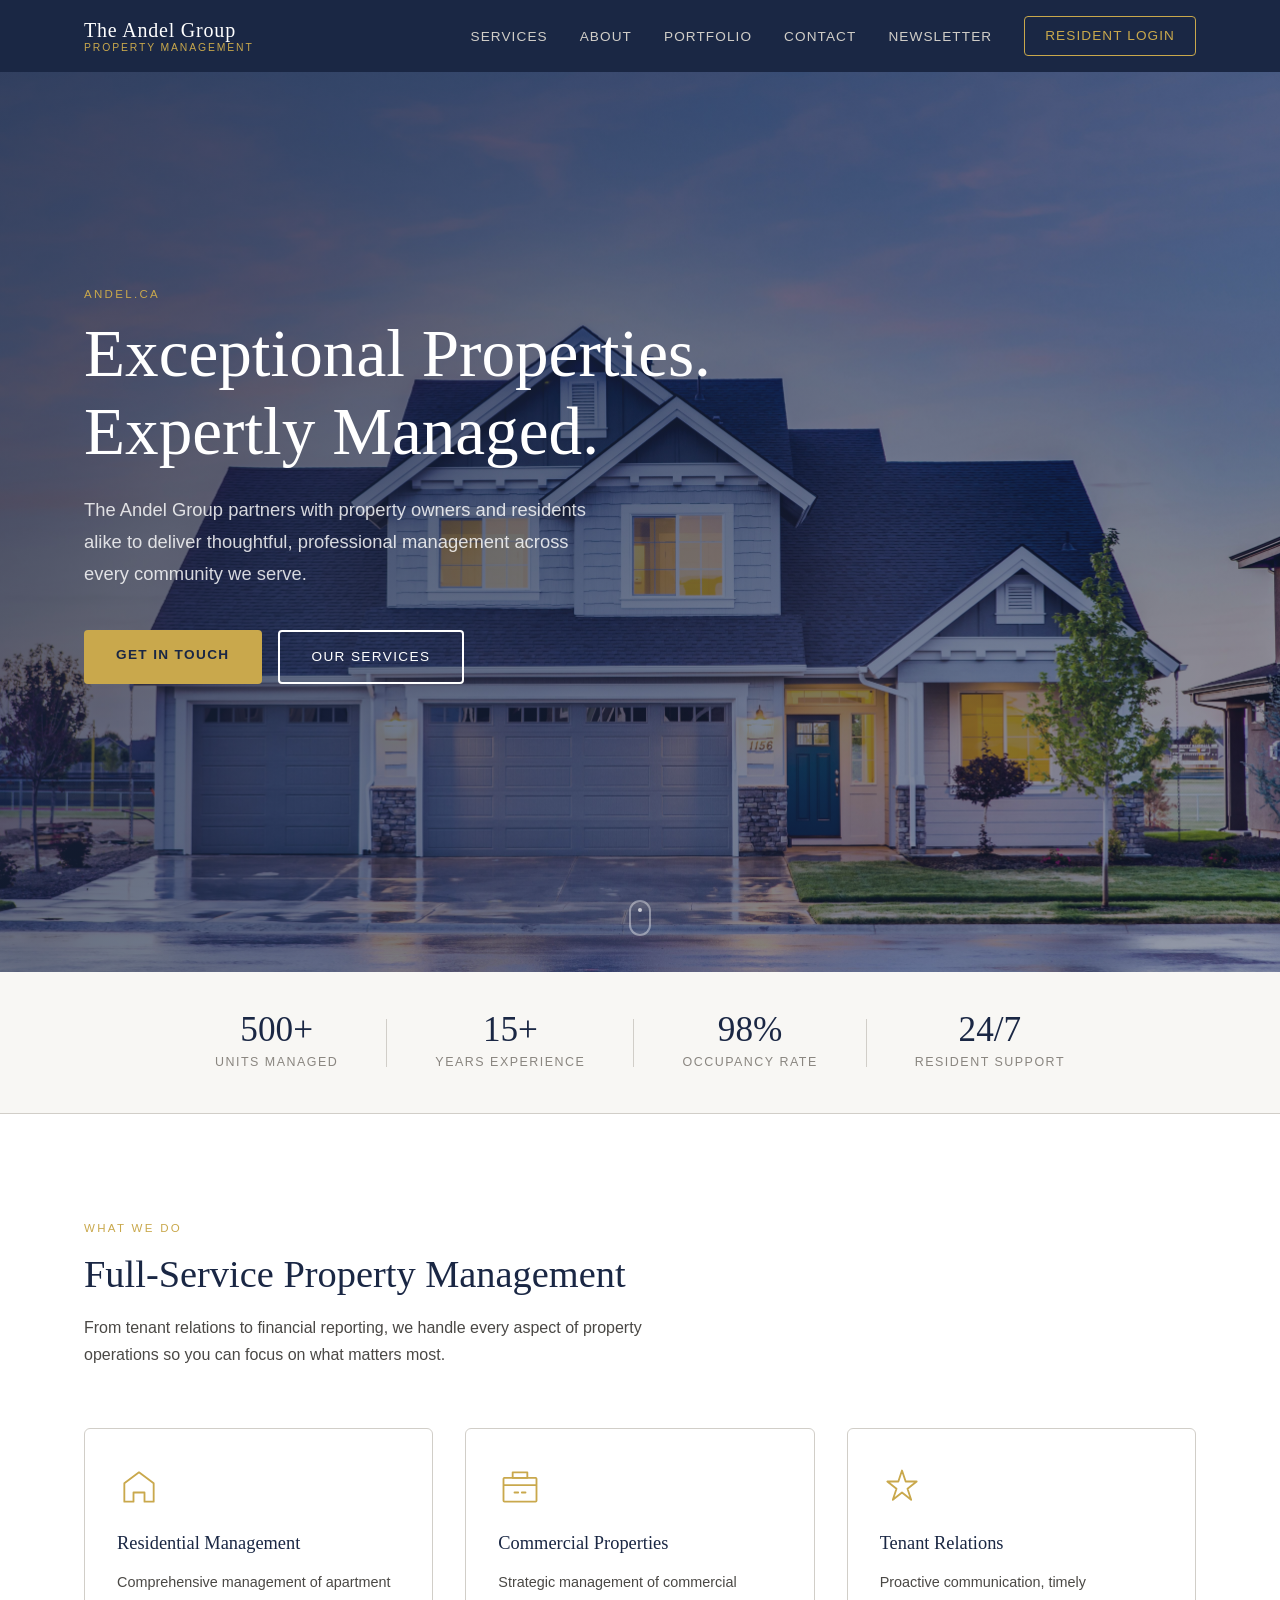
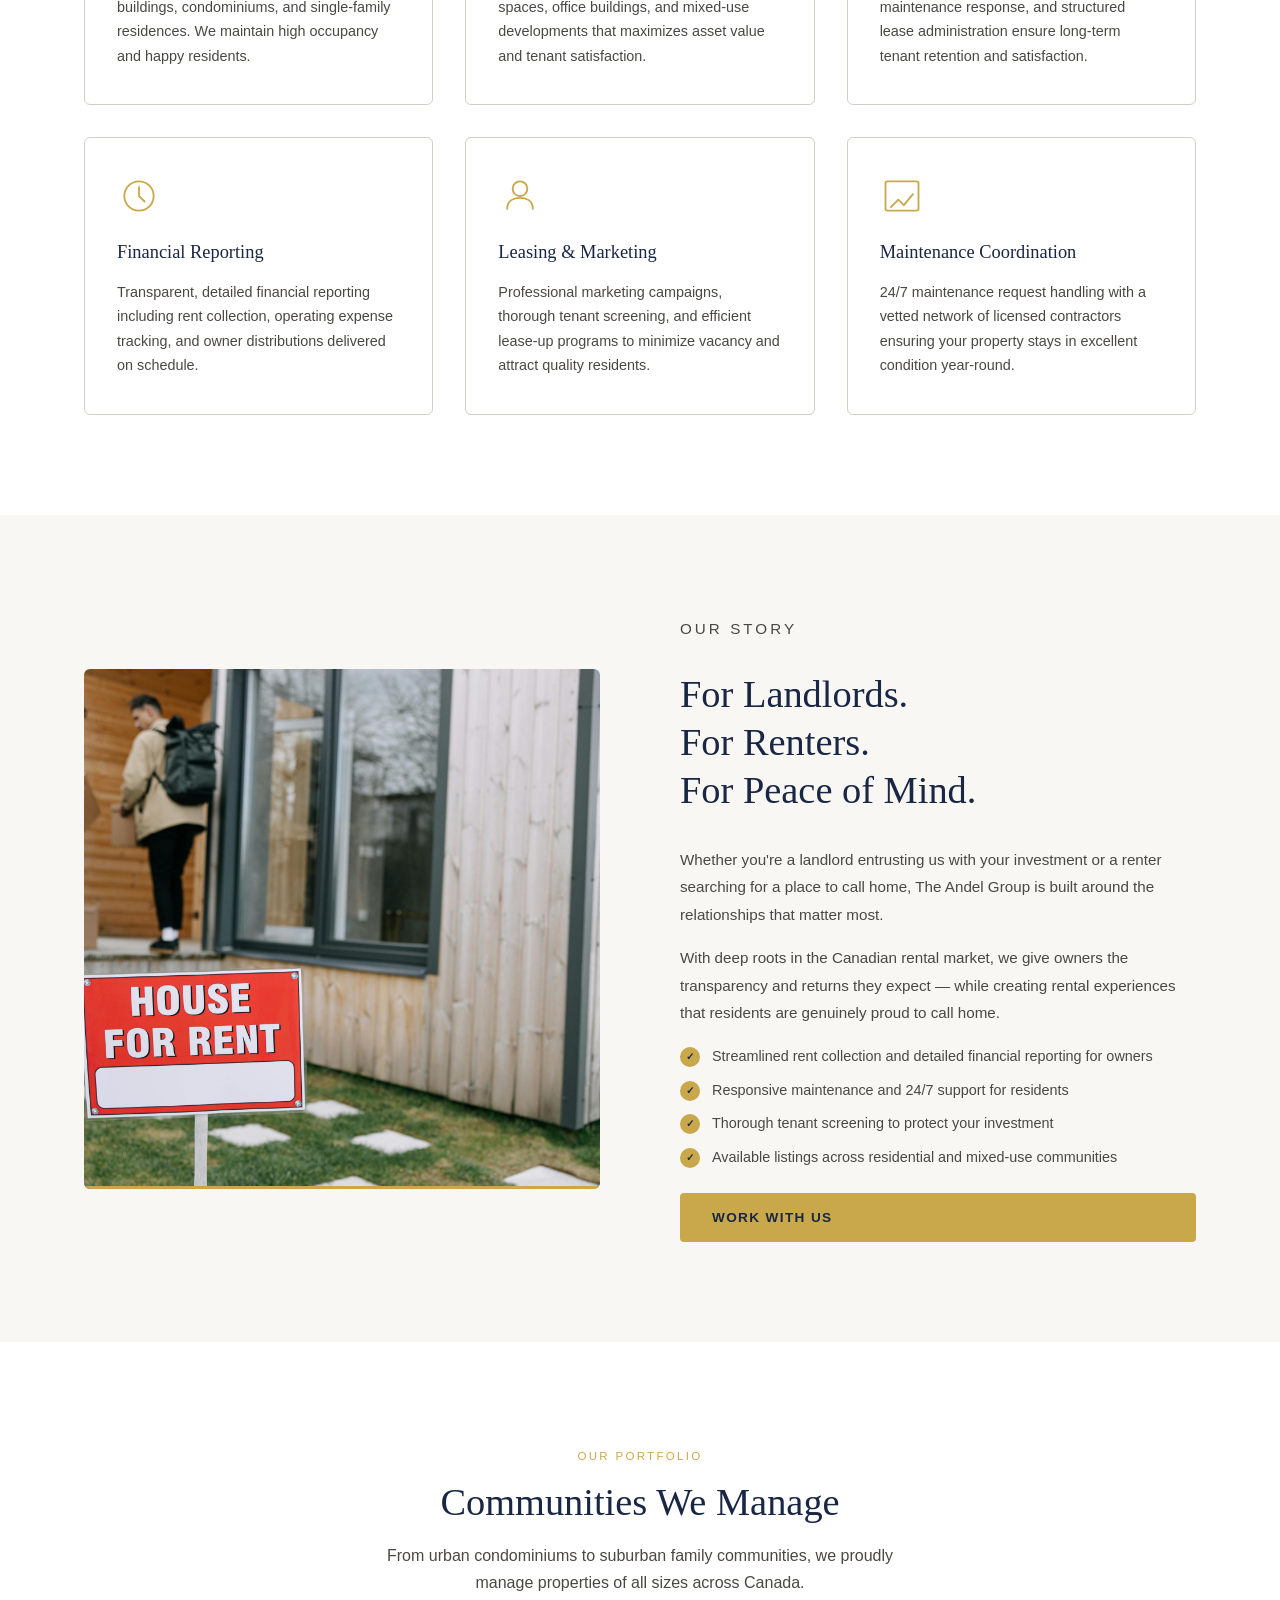
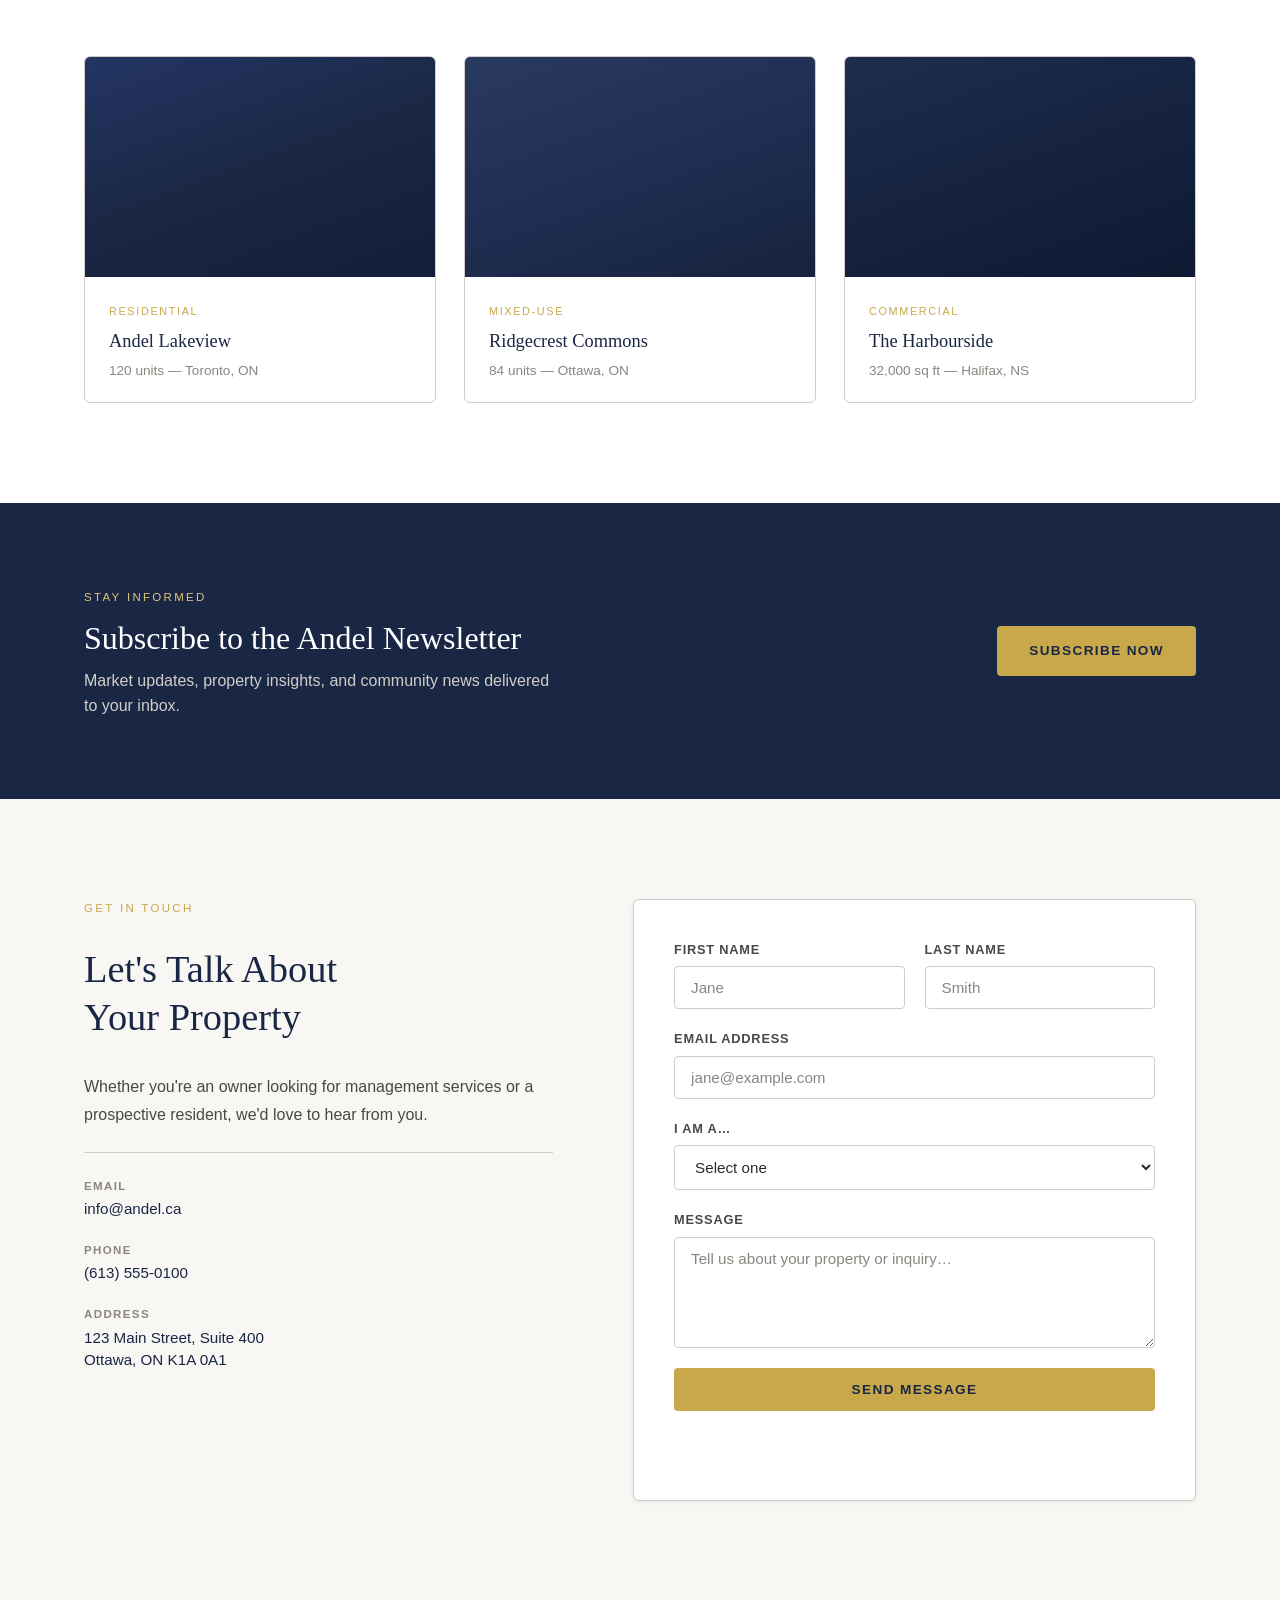
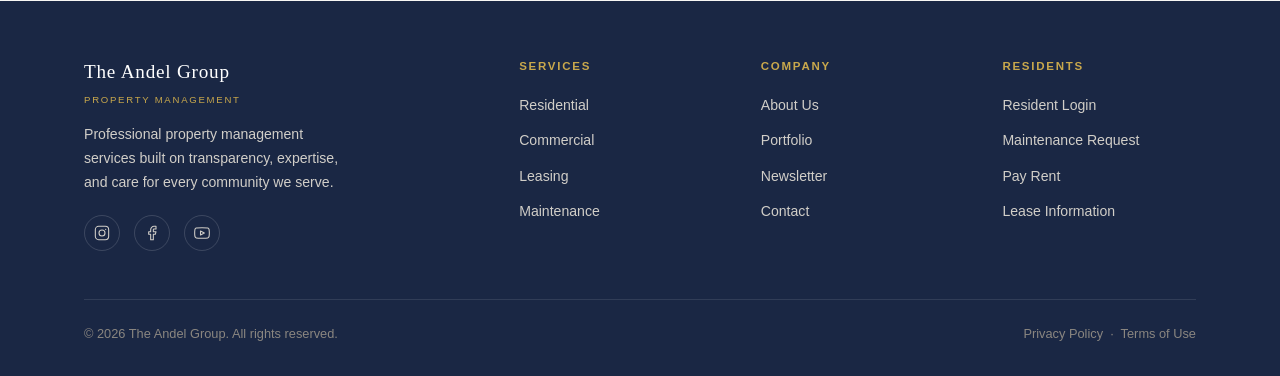
<file: static/index.html>
<!DOCTYPE html>
<html lang="en">
<head>
  <meta charset="UTF-8" />
  <meta name="viewport" content="width=device-width, initial-scale=1.0" />
  <title>The Andel Group — Property Management</title>
  <meta name="description" content="The Andel Group delivers professional property management services across Canada. We protect your investment and provide residents with the homes they deserve." />
  <link rel="stylesheet" href="css/styles.css" />
  <link rel="stylesheet" href="css/index.css" />
</head>
<body class="page-body">

  <!-- Navigation -->
  <nav class="site-nav" aria-label="Main navigation">
    <div class="nav-inner">
      <a href="index.html" class="nav-logo" aria-label="The Andel Group home">
        <span class="logo-name">The Andel Group</span>
        <span class="logo-tagline">Property Management</span>
      </a>
      <ul class="nav-links">
        <li><a href="#services">Services</a></li>
        <li><a href="#about">About</a></li>
        <li><a href="#portfolio">Portfolio</a></li>
        <li><a href="#contact">Contact</a></li>
        <li><a href="newsletter.html">Newsletter</a></li>
        <li><a href="login.html" class="btn-nav">Resident Login</a></li>
      </ul>
    </div>
  </nav>

  <!-- Hero -->
  <section class="hero" aria-labelledby="hero-heading">
    <div class="hero-bg" aria-hidden="true"></div>
    <div class="container hero-content">
      <p class="section-label">andel.ca</p>
      <h1 id="hero-heading">
        Exceptional Properties.<br />
        Expertly Managed.
      </h1>
      <p class="hero-sub">
        The Andel Group partners with property owners and residents alike to deliver
        thoughtful, professional management across every community we serve.
      </p>
      <div class="hero-actions">
        <a href="#contact" class="btn btn-primary">Get in Touch</a>
        <a href="#services" class="btn btn-outline">Our Services</a>
      </div>
    </div>
    <div class="hero-scroll" aria-hidden="true">
      <span></span>
    </div>
  </section>

  <!-- Stats bar -->
  <section class="stats-bar" aria-label="Key statistics">
    <div class="container stats-inner">
      <div class="stat">
        <strong>500+</strong>
        <span>Units Managed</span>
      </div>
      <div class="stat-divider" aria-hidden="true"></div>
      <div class="stat">
        <strong>15+</strong>
        <span>Years Experience</span>
      </div>
      <div class="stat-divider" aria-hidden="true"></div>
      <div class="stat">
        <strong>98%</strong>
        <span>Occupancy Rate</span>
      </div>
      <div class="stat-divider" aria-hidden="true"></div>
      <div class="stat">
        <strong>24/7</strong>
        <span>Resident Support</span>
      </div>
    </div>
  </section>

  <!-- Services -->
  <section class="section-services" id="services" aria-labelledby="services-heading">
    <div class="container">
      <div class="section-header">
        <p class="section-label">What We Do</p>
        <h2 class="section-title" id="services-heading">Full-Service Property Management</h2>
        <p class="section-subtitle">
          From tenant relations to financial reporting, we handle every aspect of property
          operations so you can focus on what matters most.
        </p>
      </div>

      <div class="services-grid">
        <article class="service-card">
          <div class="service-icon" aria-hidden="true">
            <svg viewBox="0 0 48 48" fill="none" xmlns="http://www.w3.org/2000/svg">
              <path d="M8 20L24 8L40 20V40H30V30H18V40H8V20Z" stroke="currentColor" stroke-width="2" stroke-linejoin="round"/>
            </svg>
          </div>
          <h3>Residential Management</h3>
          <p>Comprehensive management of apartment buildings, condominiums, and single-family residences. We maintain high occupancy and happy residents.</p>
        </article>

        <article class="service-card">
          <div class="service-icon" aria-hidden="true">
            <svg viewBox="0 0 48 48" fill="none" xmlns="http://www.w3.org/2000/svg">
              <rect x="6" y="14" width="36" height="26" rx="1" stroke="currentColor" stroke-width="2"/>
              <path d="M6 22H42" stroke="currentColor" stroke-width="2"/>
              <path d="M16 8H32V14H16V8Z" stroke="currentColor" stroke-width="2" stroke-linejoin="round"/>
              <path d="M18 30H22" stroke="currentColor" stroke-width="2" stroke-linecap="round"/>
              <path d="M26 30H30" stroke="currentColor" stroke-width="2" stroke-linecap="round"/>
            </svg>
          </div>
          <h3>Commercial Properties</h3>
          <p>Strategic management of commercial spaces, office buildings, and mixed-use developments that maximizes asset value and tenant satisfaction.</p>
        </article>

        <article class="service-card">
          <div class="service-icon" aria-hidden="true">
            <svg viewBox="0 0 48 48" fill="none" xmlns="http://www.w3.org/2000/svg">
              <path d="M24 6L28 18H40L30 26L34 38L24 30L14 38L18 26L8 18H20L24 6Z" stroke="currentColor" stroke-width="2" stroke-linejoin="round"/>
            </svg>
          </div>
          <h3>Tenant Relations</h3>
          <p>Proactive communication, timely maintenance response, and structured lease administration ensure long-term tenant retention and satisfaction.</p>
        </article>

        <article class="service-card">
          <div class="service-icon" aria-hidden="true">
            <svg viewBox="0 0 48 48" fill="none" xmlns="http://www.w3.org/2000/svg">
              <circle cx="24" cy="24" r="16" stroke="currentColor" stroke-width="2"/>
              <path d="M24 14V24L30 30" stroke="currentColor" stroke-width="2" stroke-linecap="round" stroke-linejoin="round"/>
            </svg>
          </div>
          <h3>Financial Reporting</h3>
          <p>Transparent, detailed financial reporting including rent collection, operating expense tracking, and owner distributions delivered on schedule.</p>
        </article>

        <article class="service-card">
          <div class="service-icon" aria-hidden="true">
            <svg viewBox="0 0 48 48" fill="none" xmlns="http://www.w3.org/2000/svg">
              <path d="M10 38C10 30 16 26 24 26C32 26 38 30 38 38" stroke="currentColor" stroke-width="2" stroke-linecap="round"/>
              <circle cx="24" cy="16" r="8" stroke="currentColor" stroke-width="2"/>
            </svg>
          </div>
          <h3>Leasing & Marketing</h3>
          <p>Professional marketing campaigns, thorough tenant screening, and efficient lease-up programs to minimize vacancy and attract quality residents.</p>
        </article>

        <article class="service-card">
          <div class="service-icon" aria-hidden="true">
            <svg viewBox="0 0 48 48" fill="none" xmlns="http://www.w3.org/2000/svg">
              <path d="M12 36L20 28L26 34L36 22" stroke="currentColor" stroke-width="2" stroke-linecap="round" stroke-linejoin="round"/>
              <rect x="6" y="8" width="36" height="32" rx="2" stroke="currentColor" stroke-width="2"/>
            </svg>
          </div>
          <h3>Maintenance Coordination</h3>
          <p>24/7 maintenance request handling with a vetted network of licensed contractors ensuring your property stays in excellent condition year-round.</p>
        </article>
      </div>
    </div>
  </section>

  <!-- About -->
  <section class="section-about" id="about" aria-labelledby="about-heading">
    <div class="container about-grid">
      <div class="about-image-col">
        <div class="about-image-block">
          <img
            src="assets/pexels-ivan-s-8962254.jpg"
            alt="Prospective renters arriving at a house for rent managed by The Andel Group"
            loading="lazy"
          />
          <div class="about-image-accent"></div>
        </div>
      </div>
      <div class="about-text-col">
        <p class="section-label">Our Story</p>
        <h2 class="section-title" id="about-heading">For Landlords.<br />For Renters.<br />For Peace of Mind.</h2>
        <p>
          Whether you're a landlord entrusting us with your investment or a renter
          searching for a place to call home, The Andel Group is built around the
          relationships that matter most.
        </p>
        <p>
          With deep roots in the Canadian rental market, we give owners the transparency
          and returns they expect — while creating rental experiences that residents
          are genuinely proud to call home.
        </p>
        <ul class="about-list">
          <li>
            <span class="check" aria-hidden="true">&#10003;</span>
            Streamlined rent collection and detailed financial reporting for owners
          </li>
          <li>
            <span class="check" aria-hidden="true">&#10003;</span>
            Responsive maintenance and 24/7 support for residents
          </li>
          <li>
            <span class="check" aria-hidden="true">&#10003;</span>
            Thorough tenant screening to protect your investment
          </li>
          <li>
            <span class="check" aria-hidden="true">&#10003;</span>
            Available listings across residential and mixed-use communities
          </li>
        </ul>
        <a href="#contact" class="btn btn-primary" style="margin-top: 8px;">Work With Us</a>
      </div>
    </div>
  </section>

  <!-- Portfolio / Properties -->
  <section class="section-portfolio" id="portfolio" aria-labelledby="portfolio-heading">
    <div class="container">
      <div class="section-header centered">
        <p class="section-label">Our Portfolio</p>
        <h2 class="section-title" id="portfolio-heading">Communities We Manage</h2>
        <p class="section-subtitle">
          From urban condominiums to suburban family communities, we proudly manage
          properties of all sizes across Canada.
        </p>
      </div>

      <div class="portfolio-grid">
        <article class="property-card">
          <div class="property-image placeholder-img" role="img" aria-label="Andel Lakeview property exterior"></div>
          <div class="property-info">
            <span class="property-type">Residential</span>
            <h3>Andel Lakeview</h3>
            <p>120 units &mdash; Toronto, ON</p>
          </div>
        </article>

        <article class="property-card">
          <div class="property-image placeholder-img placeholder-img--2" role="img" aria-label="Ridgecrest Commons property exterior"></div>
          <div class="property-info">
            <span class="property-type">Mixed-Use</span>
            <h3>Ridgecrest Commons</h3>
            <p>84 units &mdash; Ottawa, ON</p>
          </div>
        </article>

        <article class="property-card">
          <div class="property-image placeholder-img placeholder-img--3" role="img" aria-label="The Harbourside property exterior"></div>
          <div class="property-info">
            <span class="property-type">Commercial</span>
            <h3>The Harbourside</h3>
            <p>32,000 sq ft &mdash; Halifax, NS</p>
          </div>
        </article>
      </div>
    </div>
  </section>

  <!-- Newsletter CTA -->
  <section class="section-newsletter-cta" aria-labelledby="newsletter-cta-heading">
    <div class="container newsletter-cta-inner">
      <div>
        <p class="section-label" style="color: var(--gold-light);">Stay Informed</p>
        <h2 id="newsletter-cta-heading" style="font-family: var(--font-serif); font-size: clamp(1.6rem, 2.5vw, 2.2rem); color: var(--white); font-weight: normal; line-height: 1.3;">
          Subscribe to the Andel Newsletter
        </h2>
        <p style="color: var(--gray-300); margin-top: 8px; max-width: 480px;">
          Market updates, property insights, and community news delivered to your inbox.
        </p>
      </div>
      <a href="newsletter.html" class="btn btn-primary">Subscribe Now</a>
    </div>
  </section>

  <!-- Contact -->
  <section class="section-contact" id="contact" aria-labelledby="contact-heading">
    <div class="container contact-grid">
      <div class="contact-text">
        <p class="section-label">Get in Touch</p>
        <h2 class="section-title" id="contact-heading">Let's Talk About<br />Your Property</h2>
        <p class="section-subtitle">
          Whether you're an owner looking for management services or a prospective
          resident, we'd love to hear from you.
        </p>
        <div class="contact-details">
          <div class="contact-item">
            <strong>Email</strong>
            <a href="mailto:info@andel.ca">info@andel.ca</a>
          </div>
          <div class="contact-item">
            <strong>Phone</strong>
            <a href="tel:+16135550100">(613) 555-0100</a>
          </div>
          <div class="contact-item">
            <strong>Address</strong>
            <span>123 Main Street, Suite 400<br />Ottawa, ON K1A 0A1</span>
          </div>
        </div>
      </div>

      <form class="contact-form" aria-label="Contact form" novalidate>
        <div class="form-row">
          <div class="form-group">
            <label for="contact-fname">First Name</label>
            <input type="text" id="contact-fname" name="first_name" placeholder="Jane" autocomplete="given-name" required />
          </div>
          <div class="form-group">
            <label for="contact-lname">Last Name</label>
            <input type="text" id="contact-lname" name="last_name" placeholder="Smith" autocomplete="family-name" required />
          </div>
        </div>
        <div class="form-group">
          <label for="contact-email">Email Address</label>
          <input type="email" id="contact-email" name="email" placeholder="jane@example.com" autocomplete="email" required />
        </div>
        <div class="form-group">
          <label for="contact-subject">I am a&hellip;</label>
          <select id="contact-subject" name="subject">
            <option value="">Select one</option>
            <option value="owner">Property Owner</option>
            <option value="resident">Current Resident</option>
            <option value="prospective">Prospective Resident</option>
            <option value="vendor">Vendor / Contractor</option>
            <option value="other">Other</option>
          </select>
        </div>
        <div class="form-group">
          <label for="contact-message">Message</label>
          <textarea id="contact-message" name="message" rows="5" placeholder="Tell us about your property or inquiry&hellip;" required></textarea>
        </div>
        <button type="submit" class="btn btn-primary btn-full" id="contact-submit">Send Message</button>
        <p id="contact-status" role="status" aria-live="polite" style="margin-top: 12px; font-size: 0.9rem; min-height: 1.2em;"></p>
      </form>
    </div>
  </section>

  <!-- Footer -->
  <footer class="site-footer">
    <div class="container">
      <div class="footer-grid">
        <div class="footer-brand">
          <div class="logo-name">The Andel Group</div>
          <div class="logo-tagline">Property Management</div>
          <p>Professional property management services built on transparency, expertise, and care for every community we serve.</p>
          <div class="footer-social">
            <a href="https://www.instagram.com/andelgroup" target="_blank" rel="noopener noreferrer" aria-label="The Andel Group on Instagram">
              <svg viewBox="0 0 24 24" fill="none" xmlns="http://www.w3.org/2000/svg" aria-hidden="true">
                <rect x="2" y="2" width="20" height="20" rx="5" stroke="currentColor" stroke-width="1.6"/>
                <circle cx="12" cy="12" r="4.5" stroke="currentColor" stroke-width="1.6"/>
                <circle cx="17.5" cy="6.5" r="1" fill="currentColor"/>
              </svg>
            </a>
            <a href="https://www.facebook.com/andelgroup" target="_blank" rel="noopener noreferrer" aria-label="The Andel Group on Facebook">
              <svg viewBox="0 0 24 24" fill="none" xmlns="http://www.w3.org/2000/svg" aria-hidden="true">
                <path d="M18 2H15C13.6739 2 12.4021 2.52678 11.4645 3.46447C10.5268 4.40215 10 5.67392 10 7V10H7V14H10V22H14V14H17L18 10H14V7C14 6.73478 14.1054 6.48043 14.2929 6.29289C14.4804 6.10536 14.7348 6 15 6H18V2Z" stroke="currentColor" stroke-width="1.6" stroke-linecap="round" stroke-linejoin="round"/>
              </svg>
            </a>
            <a href="https://www.youtube.com/@andelgroup" target="_blank" rel="noopener noreferrer" aria-label="The Andel Group on YouTube">
              <svg viewBox="0 0 24 24" fill="none" xmlns="http://www.w3.org/2000/svg" aria-hidden="true">
                <path d="M22.54 6.42a2.78 2.78 0 0 0-1.95-1.96C18.88 4 12 4 12 4s-6.88 0-8.59.46A2.78 2.78 0 0 0 1.46 6.42 29 29 0 0 0 1 12a29 29 0 0 0 .46 5.58 2.78 2.78 0 0 0 1.95 1.96C5.12 20 12 20 12 20s6.88 0 8.59-.46a2.78 2.78 0 0 0 1.95-1.96A29 29 0 0 0 23 12a29 29 0 0 0-.46-5.58z" stroke="currentColor" stroke-width="1.6"/>
                <polygon points="9.75 15.02 15.5 12 9.75 8.98 9.75 15.02" stroke="currentColor" stroke-width="1.6" stroke-linejoin="round"/>
              </svg>
            </a>
          </div>
        </div>
        <div class="footer-col">
          <h4>Services</h4>
          <ul>
            <li><a href="#services">Residential</a></li>
            <li><a href="#services">Commercial</a></li>
            <li><a href="#services">Leasing</a></li>
            <li><a href="#services">Maintenance</a></li>
          </ul>
        </div>
        <div class="footer-col">
          <h4>Company</h4>
          <ul>
            <li><a href="#about">About Us</a></li>
            <li><a href="#portfolio">Portfolio</a></li>
            <li><a href="newsletter.html">Newsletter</a></li>
            <li><a href="#contact">Contact</a></li>
          </ul>
        </div>
        <div class="footer-col">
          <h4>Residents</h4>
          <ul>
            <li><a href="login.html">Resident Login</a></li>
            <li><a href="#contact">Maintenance Request</a></li>
            <li><a href="#contact">Pay Rent</a></li>
            <li><a href="#contact">Lease Information</a></li>
          </ul>
        </div>
      </div>
      <div class="footer-bottom">
        <span>&copy; 2026 The Andel Group. All rights reserved.</span>
        <span>
          <a href="#">Privacy Policy</a> &nbsp;&middot;&nbsp;
          <a href="#">Terms of Use</a>
        </span>
      </div>
    </div>
  </footer>

  <script>
    (function () {
      const form = document.querySelector('.contact-form');
      const statusEl = document.getElementById('contact-status');
      const submitBtn = document.getElementById('contact-submit');

      form.addEventListener('submit', async function (e) {
        e.preventDefault();
        statusEl.textContent = '';
        statusEl.style.color = '';
        submitBtn.disabled = true;
        submitBtn.textContent = 'Sending…';

        const data = {
          first_name: form.first_name.value.trim(),
          last_name: form.last_name.value.trim() || undefined,
          email: form.email.value.trim(),
          subject: form.subject.value || undefined,
          message: form.message.value.trim(),
        };

        try {
          const res = await fetch('/api/contact', {
            method: 'POST',
            headers: { 'Content-Type': 'application/json' },
            body: JSON.stringify(data),
          });

          if (res.status === 429) {
            statusEl.style.color = '#c0392b';
            statusEl.textContent = 'Too many submissions. Please try again later.';
          } else if (res.ok) {
            const json = await res.json();
            statusEl.style.color = '#2e7d52';
            statusEl.textContent = json.message;
            form.reset();
          } else {
            const json = await res.json().catch(() => ({}));
            statusEl.style.color = '#c0392b';
            statusEl.textContent = json.detail || 'Something went wrong. Please try again.';
          }
        } catch (_) {
          statusEl.style.color = '#c0392b';
          statusEl.textContent = 'Could not reach the server. Please try again later.';
        } finally {
          submitBtn.disabled = false;
          submitBtn.textContent = 'Send Message';
        }
      });
    })();
  </script>

</body>
</html>
</file>
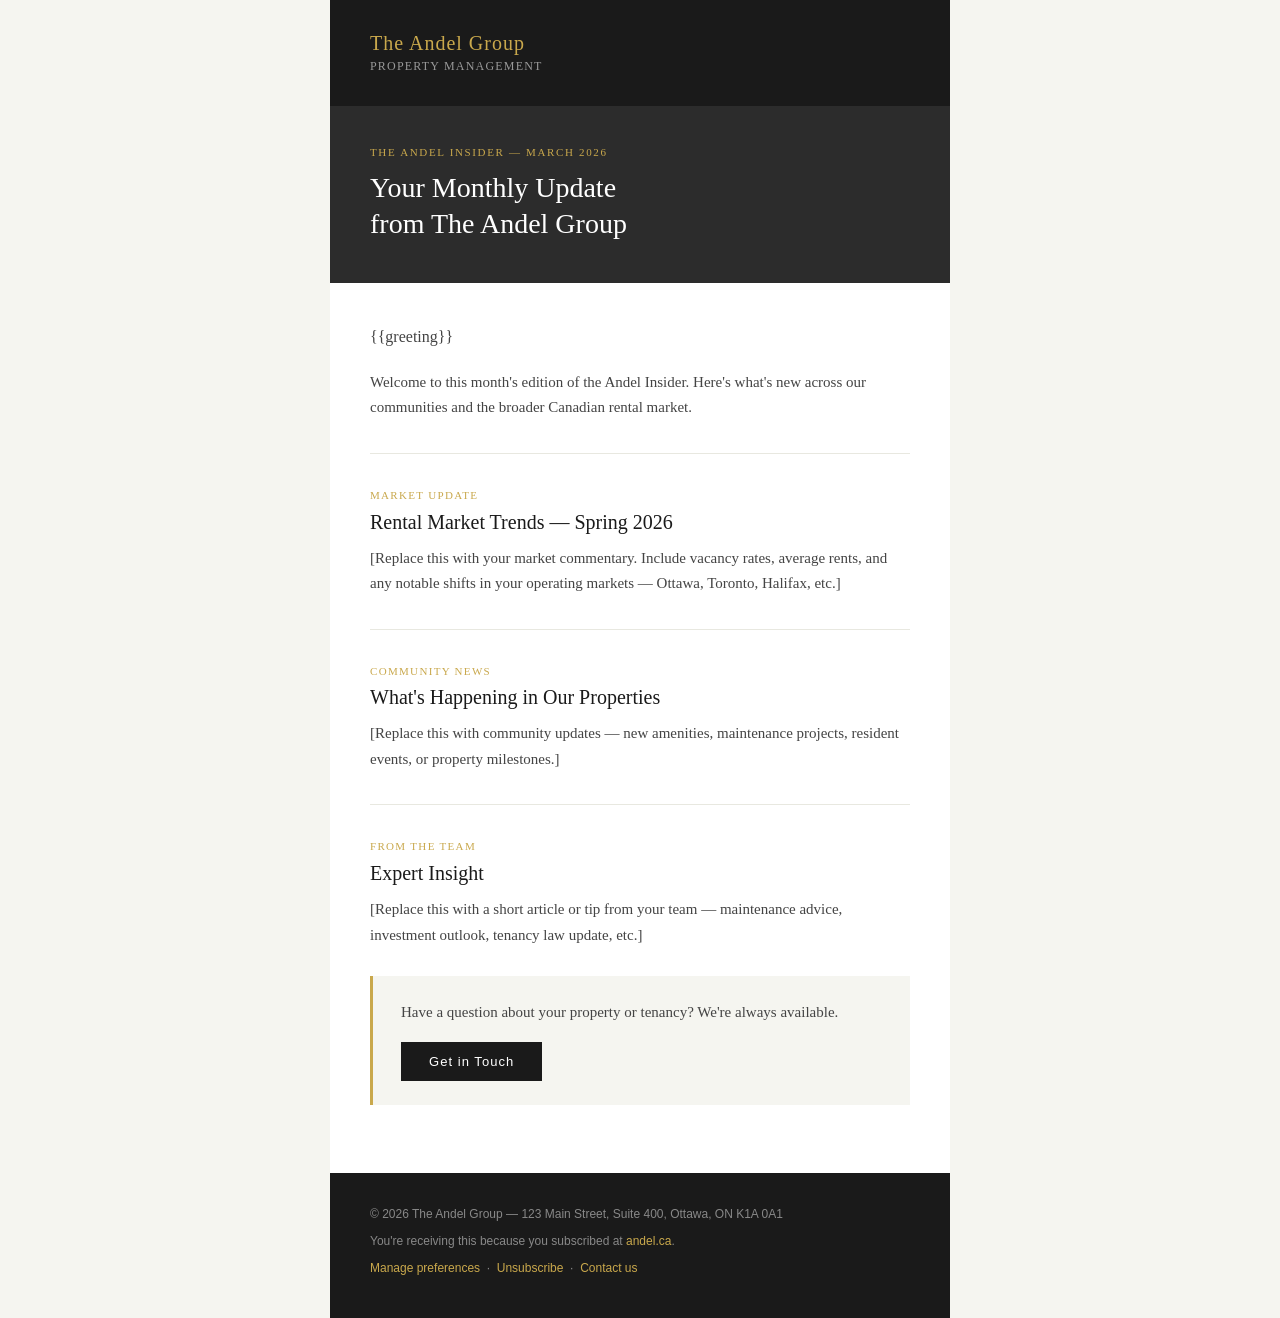
<file: scripts/newsletter_template.html>
<!DOCTYPE html>
<html lang="en">
<head>
  <meta charset="UTF-8" />
  <meta name="viewport" content="width=device-width, initial-scale=1.0" />
  <title>The Andel Insider</title>
  <style>
    body { margin: 0; padding: 0; background: #f5f5f0; font-family: Georgia, serif; color: #1a1a1a; }
    .wrapper { max-width: 620px; margin: 0 auto; background: #ffffff; }
    .header { background: #1a1a1a; padding: 32px 40px; }
    .header-name { color: #c9a84c; font-family: Georgia, serif; font-size: 20px; letter-spacing: 0.05em; }
    .header-tagline { color: #999; font-size: 12px; letter-spacing: 0.1em; text-transform: uppercase; margin-top: 4px; }
    .hero { background: #2c2c2c; padding: 40px; }
    .hero-label { color: #c9a84c; font-size: 11px; letter-spacing: 0.15em; text-transform: uppercase; }
    .hero h1 { color: #ffffff; font-size: 28px; font-weight: normal; margin: 12px 0 0; line-height: 1.3; }
    .body-content { padding: 40px; }
    .greeting { font-size: 16px; margin-bottom: 20px; }
    .section-label { font-size: 11px; letter-spacing: 0.12em; text-transform: uppercase; color: #c9a84c; margin-bottom: 6px; }
    .section-title { font-size: 20px; font-weight: normal; margin: 0 0 12px; }
    p { font-size: 15px; line-height: 1.7; color: #444; margin: 0 0 20px; }
    .divider { border: none; border-top: 1px solid #e8e8e0; margin: 32px 0; }
    .cta-block { background: #f5f5f0; border-left: 3px solid #c9a84c; padding: 24px 28px; margin: 28px 0; }
    .cta-block p { margin: 0 0 16px; }
    .btn { display: inline-block; background: #1a1a1a; color: #ffffff; text-decoration: none;
           padding: 12px 28px; font-size: 13px; letter-spacing: 0.08em; font-family: Arial, sans-serif; }
    .footer { background: #1a1a1a; padding: 32px 40px; }
    .footer p { color: #888; font-size: 12px; line-height: 1.6; margin: 0 0 8px; font-family: Arial, sans-serif; }
    .footer a { color: #c9a84c; text-decoration: none; }
  </style>
</head>
<body>
  <div class="wrapper">

    <!-- Header -->
    <div class="header">
      <div class="header-name">The Andel Group</div>
      <div class="header-tagline">Property Management</div>
    </div>

    <!-- Hero -->
    <div class="hero">
      <div class="hero-label">The Andel Insider &mdash; March 2026</div>
      <h1>Your Monthly Update<br />from The Andel Group</h1>
    </div>

    <!-- Body -->
    <div class="body-content">

      <p class="greeting">{{greeting}}</p>

      <p>
        Welcome to this month's edition of the Andel Insider. Here's what's new across
        our communities and the broader Canadian rental market.
      </p>

      <hr class="divider" />

      <!-- Section 1 -->
      <p class="section-label">Market Update</p>
      <h2 class="section-title">Rental Market Trends — Spring 2026</h2>
      <p>
        [Replace this with your market commentary. Include vacancy rates, average rents,
        and any notable shifts in your operating markets — Ottawa, Toronto, Halifax, etc.]
      </p>

      <hr class="divider" />

      <!-- Section 2 -->
      <p class="section-label">Community News</p>
      <h2 class="section-title">What's Happening in Our Properties</h2>
      <p>
        [Replace this with community updates — new amenities, maintenance projects,
        resident events, or property milestones.]
      </p>

      <hr class="divider" />

      <!-- Section 3 -->
      <p class="section-label">From the Team</p>
      <h2 class="section-title">Expert Insight</h2>
      <p>
        [Replace this with a short article or tip from your team — maintenance advice,
        investment outlook, tenancy law update, etc.]
      </p>

      <!-- CTA -->
      <div class="cta-block">
        <p>Have a question about your property or tenancy? We're always available.</p>
        <a href="https://andel.ca/#contact" class="btn">Get in Touch</a>
      </div>

    </div>

    <!-- Footer -->
    <div class="footer">
      <p>
        &copy; 2026 The Andel Group &mdash; 123 Main Street, Suite 400, Ottawa, ON K1A 0A1
      </p>
      <p>
        You're receiving this because you subscribed at
        <a href="https://andel.ca">andel.ca</a>.
      </p>
      <p>
        <a href="https://andel.ca/newsletter.html">Manage preferences</a>
        &nbsp;&middot;&nbsp;
        <a href="mailto:unsubscribe@andel.ca?subject=unsubscribe">Unsubscribe</a>
        &nbsp;&middot;&nbsp;
        <a href="https://andel.ca/#contact">Contact us</a>
      </p>
    </div>

  </div>
</body>
</html>
</file>
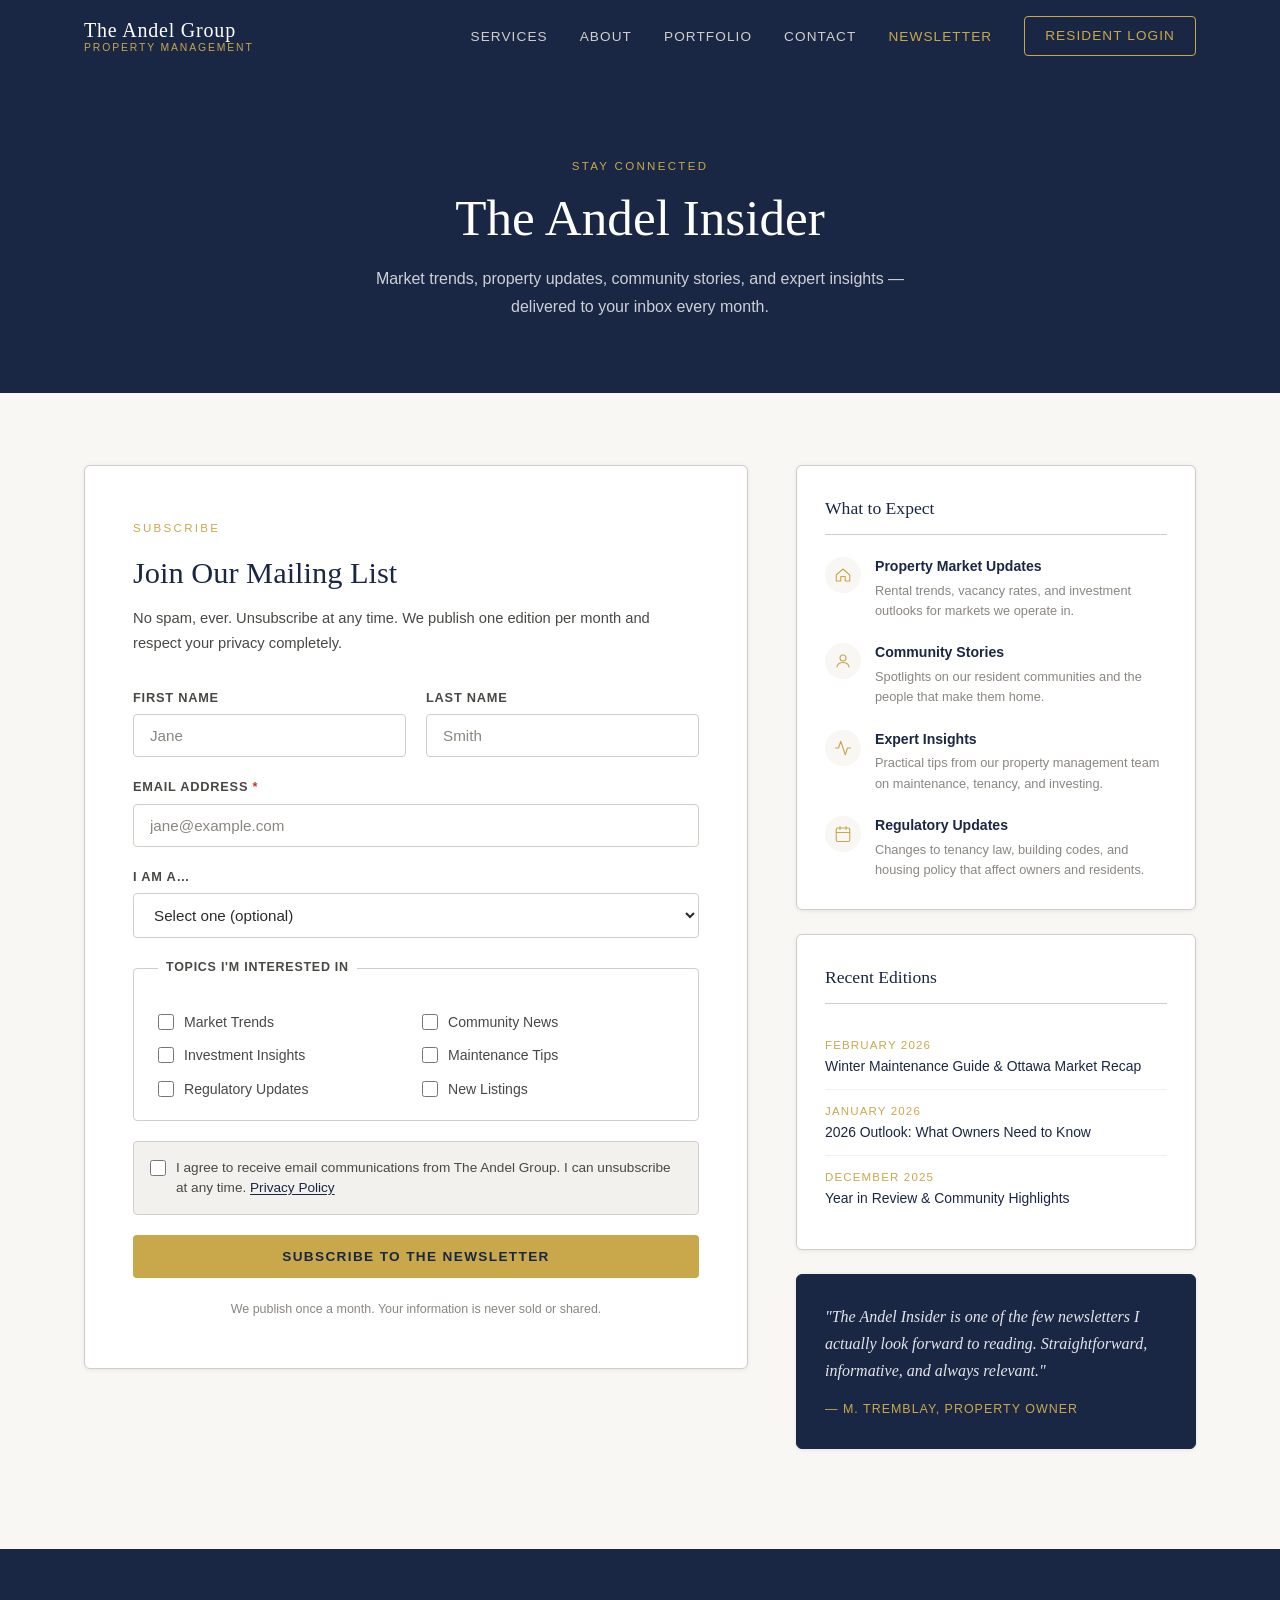
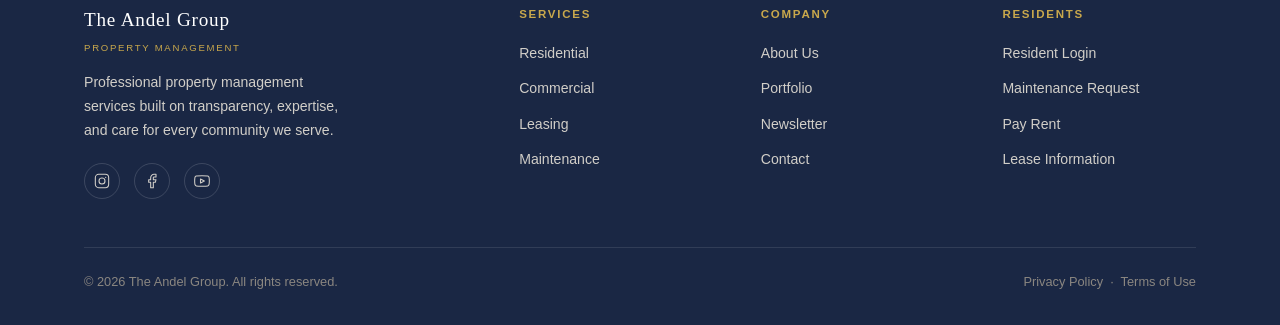
<file: static/newsletter.html>
<!DOCTYPE html>
<html lang="en">
<head>
  <meta charset="UTF-8" />
  <meta name="viewport" content="width=device-width, initial-scale=1.0" />
  <title>Newsletter — The Andel Group</title>
  <meta name="description" content="Subscribe to The Andel Group newsletter for property market updates, community news, and insights from our management team." />
  <link rel="stylesheet" href="css/styles.css" />
  <link rel="stylesheet" href="css/newsletter.css" />
</head>
<body class="page-body">

  <!-- Navigation -->
  <nav class="site-nav" aria-label="Main navigation">
    <div class="nav-inner">
      <a href="index.html" class="nav-logo" aria-label="The Andel Group home">
        <span class="logo-name">The Andel Group</span>
        <span class="logo-tagline">Property Management</span>
      </a>
      <ul class="nav-links">
        <li><a href="index.html#services">Services</a></li>
        <li><a href="index.html#about">About</a></li>
        <li><a href="index.html#portfolio">Portfolio</a></li>
        <li><a href="index.html#contact">Contact</a></li>
        <li><a href="newsletter.html" class="active">Newsletter</a></li>
        <li><a href="login.html" class="btn-nav">Resident Login</a></li>
      </ul>
    </div>
  </nav>

  <!-- Page Hero -->
  <section class="newsletter-hero" aria-labelledby="newsletter-hero-heading">
    <div class="container">
      <p class="section-label">Stay Connected</p>
      <h1 id="newsletter-hero-heading">The Andel Insider</h1>
      <p class="hero-sub">
        Market trends, property updates, community stories, and expert insights
        — delivered to your inbox every month.
      </p>
    </div>
  </section>

  <!-- Main Content -->
  <main class="newsletter-main">
    <div class="container newsletter-layout">

      <!-- Sign-Up Form -->
      <section class="signup-card" aria-labelledby="signup-heading">
        <p class="section-label">Subscribe</p>
        <h2 id="signup-heading">Join Our Mailing List</h2>
        <p class="signup-intro">
          No spam, ever. Unsubscribe at any time. We publish one edition per month
          and respect your privacy completely.
        </p>

        <form class="newsletter-form" aria-label="Newsletter sign-up" novalidate>
          <div class="form-row">
            <div class="form-group">
              <label for="nl-fname">First Name</label>
              <input type="text" id="nl-fname" name="first_name" placeholder="Jane" autocomplete="given-name" required />
            </div>
            <div class="form-group">
              <label for="nl-lname">Last Name</label>
              <input type="text" id="nl-lname" name="last_name" placeholder="Smith" autocomplete="family-name" />
            </div>
          </div>

          <div class="form-group">
            <label for="nl-email">Email Address <span class="required-mark" aria-hidden="true">*</span></label>
            <input type="email" id="nl-email" name="email" placeholder="jane@example.com" autocomplete="email" required />
          </div>

          <div class="form-group">
            <label for="nl-role">I am a&hellip;</label>
            <select id="nl-role" name="role">
              <option value="">Select one (optional)</option>
              <option value="owner">Property Owner / Investor</option>
              <option value="resident">Current Resident</option>
              <option value="prospective">Prospective Resident</option>
              <option value="industry">Industry Professional</option>
              <option value="other">Other</option>
            </select>
          </div>

          <fieldset class="interests-fieldset">
            <legend>Topics I'm Interested In</legend>
            <div class="interests-grid">
              <label class="checkbox-label">
                <input type="checkbox" name="interests" value="market" />
                <span>Market Trends</span>
              </label>
              <label class="checkbox-label">
                <input type="checkbox" name="interests" value="community" />
                <span>Community News</span>
              </label>
              <label class="checkbox-label">
                <input type="checkbox" name="interests" value="investment" />
                <span>Investment Insights</span>
              </label>
              <label class="checkbox-label">
                <input type="checkbox" name="interests" value="maintenance" />
                <span>Maintenance Tips</span>
              </label>
              <label class="checkbox-label">
                <input type="checkbox" name="interests" value="regulations" />
                <span>Regulatory Updates</span>
              </label>
              <label class="checkbox-label">
                <input type="checkbox" name="interests" value="listings" />
                <span>New Listings</span>
              </label>
            </div>
          </fieldset>

          <label class="checkbox-label consent-label">
            <input type="checkbox" name="consent" required />
            <span>
              I agree to receive email communications from The Andel Group.
              I can unsubscribe at any time.
              <a href="#">Privacy Policy</a>
            </span>
          </label>

          <div class="form-status" role="alert" aria-live="polite" hidden></div>

          <button type="submit" class="btn btn-primary btn-full">Subscribe to the Newsletter</button>
          <p class="form-hint" style="text-align: center;">
            We publish once a month. Your information is never sold or shared.
          </p>
        </form>
      </section>

      <!-- Sidebar -->
      <aside class="newsletter-sidebar" aria-label="Newsletter information">

        <div class="sidebar-card preview-card">
          <h3>What to Expect</h3>
          <ul class="preview-list">
            <li>
              <div class="preview-icon" aria-hidden="true">
                <svg viewBox="0 0 24 24" fill="none" xmlns="http://www.w3.org/2000/svg">
                  <path d="M3 12L12 4L21 12V20H15V14H9V20H3V12Z" stroke="currentColor" stroke-width="1.5" stroke-linejoin="round"/>
                </svg>
              </div>
              <div>
                <strong>Property Market Updates</strong>
                <p>Rental trends, vacancy rates, and investment outlooks for markets we operate in.</p>
              </div>
            </li>
            <li>
              <div class="preview-icon" aria-hidden="true">
                <svg viewBox="0 0 24 24" fill="none" xmlns="http://www.w3.org/2000/svg">
                  <circle cx="12" cy="8" r="4" stroke="currentColor" stroke-width="1.5"/>
                  <path d="M4 20C4 16.686 7.582 14 12 14C16.418 14 20 16.686 20 20" stroke="currentColor" stroke-width="1.5" stroke-linecap="round"/>
                </svg>
              </div>
              <div>
                <strong>Community Stories</strong>
                <p>Spotlights on our resident communities and the people that make them home.</p>
              </div>
            </li>
            <li>
              <div class="preview-icon" aria-hidden="true">
                <svg viewBox="0 0 24 24" fill="none" xmlns="http://www.w3.org/2000/svg">
                  <polyline points="22 12 18 12 15 21 9 3 6 12 2 12" stroke="currentColor" stroke-width="1.5" stroke-linecap="round" stroke-linejoin="round"/>
                </svg>
              </div>
              <div>
                <strong>Expert Insights</strong>
                <p>Practical tips from our property management team on maintenance, tenancy, and investing.</p>
              </div>
            </li>
            <li>
              <div class="preview-icon" aria-hidden="true">
                <svg viewBox="0 0 24 24" fill="none" xmlns="http://www.w3.org/2000/svg">
                  <rect x="3" y="4" width="18" height="18" rx="2" stroke="currentColor" stroke-width="1.5"/>
                  <path d="M16 2V6M8 2V6M3 10H21" stroke="currentColor" stroke-width="1.5" stroke-linecap="round"/>
                </svg>
              </div>
              <div>
                <strong>Regulatory Updates</strong>
                <p>Changes to tenancy law, building codes, and housing policy that affect owners and residents.</p>
              </div>
            </li>
          </ul>
        </div>

        <div class="sidebar-card past-issues-card">
          <h3>Recent Editions</h3>
          <ul class="past-issues-list">
            <li>
              <a href="#">
                <span class="issue-date">February 2026</span>
                <span class="issue-title">Winter Maintenance Guide & Ottawa Market Recap</span>
              </a>
            </li>
            <li>
              <a href="#">
                <span class="issue-date">January 2026</span>
                <span class="issue-title">2026 Outlook: What Owners Need to Know</span>
              </a>
            </li>
            <li>
              <a href="#">
                <span class="issue-date">December 2025</span>
                <span class="issue-title">Year in Review &amp; Community Highlights</span>
              </a>
            </li>
          </ul>
        </div>

        <div class="sidebar-card testimonial-card" aria-label="Subscriber testimonial">
          <blockquote>
            <p>"The Andel Insider is one of the few newsletters I actually look forward to reading. Straightforward, informative, and always relevant."</p>
            <footer>&mdash; M. Tremblay, Property Owner</footer>
          </blockquote>
        </div>

      </aside>
    </div>
  </main>

  <!-- Footer -->
  <footer class="site-footer">
    <div class="container">
      <div class="footer-grid">
        <div class="footer-brand">
          <div class="logo-name">The Andel Group</div>
          <div class="logo-tagline">Property Management</div>
          <p>Professional property management services built on transparency, expertise, and care for every community we serve.</p>
          <div class="footer-social">
            <a href="https://www.instagram.com/andelgroup" target="_blank" rel="noopener noreferrer" aria-label="The Andel Group on Instagram">
              <svg viewBox="0 0 24 24" fill="none" xmlns="http://www.w3.org/2000/svg" aria-hidden="true">
                <rect x="2" y="2" width="20" height="20" rx="5" stroke="currentColor" stroke-width="1.6"/>
                <circle cx="12" cy="12" r="4.5" stroke="currentColor" stroke-width="1.6"/>
                <circle cx="17.5" cy="6.5" r="1" fill="currentColor"/>
              </svg>
            </a>
            <a href="https://www.facebook.com/andelgroup" target="_blank" rel="noopener noreferrer" aria-label="The Andel Group on Facebook">
              <svg viewBox="0 0 24 24" fill="none" xmlns="http://www.w3.org/2000/svg" aria-hidden="true">
                <path d="M18 2H15C13.6739 2 12.4021 2.52678 11.4645 3.46447C10.5268 4.40215 10 5.67392 10 7V10H7V14H10V22H14V14H17L18 10H14V7C14 6.73478 14.1054 6.48043 14.2929 6.29289C14.4804 6.10536 14.7348 6 15 6H18V2Z" stroke="currentColor" stroke-width="1.6" stroke-linecap="round" stroke-linejoin="round"/>
              </svg>
            </a>
            <a href="https://www.youtube.com/@andelgroup" target="_blank" rel="noopener noreferrer" aria-label="The Andel Group on YouTube">
              <svg viewBox="0 0 24 24" fill="none" xmlns="http://www.w3.org/2000/svg" aria-hidden="true">
                <path d="M22.54 6.42a2.78 2.78 0 0 0-1.95-1.96C18.88 4 12 4 12 4s-6.88 0-8.59.46A2.78 2.78 0 0 0 1.46 6.42 29 29 0 0 0 1 12a29 29 0 0 0 .46 5.58 2.78 2.78 0 0 0 1.95 1.96C5.12 20 12 20 12 20s6.88 0 8.59-.46a2.78 2.78 0 0 0 1.95-1.96A29 29 0 0 0 23 12a29 29 0 0 0-.46-5.58z" stroke="currentColor" stroke-width="1.6"/>
                <polygon points="9.75 15.02 15.5 12 9.75 8.98 9.75 15.02" stroke="currentColor" stroke-width="1.6" stroke-linejoin="round"/>
              </svg>
            </a>
          </div>
        </div>
        <div class="footer-col">
          <h4>Services</h4>
          <ul>
            <li><a href="index.html#services">Residential</a></li>
            <li><a href="index.html#services">Commercial</a></li>
            <li><a href="index.html#services">Leasing</a></li>
            <li><a href="index.html#services">Maintenance</a></li>
          </ul>
        </div>
        <div class="footer-col">
          <h4>Company</h4>
          <ul>
            <li><a href="index.html#about">About Us</a></li>
            <li><a href="index.html#portfolio">Portfolio</a></li>
            <li><a href="newsletter.html">Newsletter</a></li>
            <li><a href="index.html#contact">Contact</a></li>
          </ul>
        </div>
        <div class="footer-col">
          <h4>Residents</h4>
          <ul>
            <li><a href="login.html">Resident Login</a></li>
            <li><a href="index.html#contact">Maintenance Request</a></li>
            <li><a href="index.html#contact">Pay Rent</a></li>
            <li><a href="index.html#contact">Lease Information</a></li>
          </ul>
        </div>
      </div>
      <div class="footer-bottom">
        <span>&copy; 2026 The Andel Group. All rights reserved.</span>
        <span>
          <a href="#">Privacy Policy</a> &nbsp;&middot;&nbsp;
          <a href="#">Terms of Use</a>
        </span>
      </div>
    </div>
  </footer>

  <script>
    const API_BASE = '';

    const form = document.querySelector('.newsletter-form');
    const statusEl = form.querySelector('.form-status');
    const submitBtn = form.querySelector('[type="submit"]');

    function showStatus(message, type) {
      statusEl.textContent = message;
      statusEl.className = 'form-status form-status--' + type;
      statusEl.hidden = false;
    }

    form.addEventListener('submit', async (e) => {
      e.preventDefault();

      const email = form.querySelector('#nl-email').value.trim();
      if (!email) {
        showStatus('Please enter your email address.', 'error');
        return;
      }

      const consent = form.querySelector('[name="consent"]').checked;
      if (!consent) {
        showStatus('Please agree to receive communications before subscribing.', 'error');
        return;
      }

      const interests = Array.from(
        form.querySelectorAll('[name="interests"]:checked')
      ).map((el) => el.value);

      const role = form.querySelector('#nl-role').value || null;

      const payload = {
        email,
        first_name: form.querySelector('#nl-fname').value.trim() || null,
        last_name:  form.querySelector('#nl-lname').value.trim() || null,
        role: role || null,
        interests: interests.length ? interests : null,
      };

      submitBtn.disabled = true;
      submitBtn.textContent = 'Subscribing…';
      statusEl.hidden = true;

      try {
        const res = await fetch(`${API_BASE}/api/newsletter/subscribe`, {
          method: 'POST',
          headers: { 'Content-Type': 'application/json' },
          body: JSON.stringify(payload),
        });

        if (res.ok) {
          const data = await res.json();
          showStatus(data.message, 'success');
          form.reset();
        } else if (res.status === 409) {
          const data = await res.json().catch(() => ({}));
          showStatus(data.detail || 'This email is already subscribed.', 'info');
        } else {
          const data = await res.json().catch(() => ({}));
          // detail may be a string (FastAPI HTTP exceptions) or an array (Pydantic validation errors)
          const detail = Array.isArray(data.detail)
            ? data.detail.map(e => e.msg).join(', ')
            : data.detail;
          showStatus(detail || 'Something went wrong. Please try again.', 'error');
        }
      } catch {
        showStatus('Could not reach the server. Please try again later.', 'error');
      } finally {
        submitBtn.disabled = false;
        submitBtn.textContent = 'Subscribe to the Newsletter';
      }
    });
  </script>

</body>
</html>
</file>
<file: static/css/styles.css>
/* =========================================
   The Andel Group — Shared Stylesheet
   ========================================= */

/* --- Reset & Base --- */
*, *::before, *::after {
  box-sizing: border-box;
  margin: 0;
  padding: 0;
}

:root {
  --navy:       #1a2744;
  --navy-light: #243358;
  --gold:       #c9a84c;
  --gold-light: #dfc278;
  --cream:      #f8f7f4;
  --white:      #ffffff;
  --gray-100:   #f2f1ee;
  --gray-300:   #d1cec8;
  --gray-500:   #8a8680;
  --gray-700:   #4a4845;
  --text:       #2c2b29;

  --font-serif: 'Georgia', 'Times New Roman', serif;
  --font-sans:  'Helvetica Neue', Arial, sans-serif;

  --radius:     4px;
  --shadow-sm:  0 1px 4px rgba(0,0,0,0.08);
  --shadow-md:  0 4px 16px rgba(0,0,0,0.12);
  --shadow-lg:  0 8px 32px rgba(0,0,0,0.16);

  --max-width:  1160px;
  --nav-height: 72px;
}

html {
  scroll-behavior: smooth;
}

body {
  font-family: var(--font-sans);
  font-size: 16px;
  line-height: 1.6;
  color: var(--text);
  background: var(--white);
}

img {
  max-width: 100%;
  display: block;
}

a {
  color: inherit;
  text-decoration: none;
}

/* --- Utility --- */
.container {
  width: 100%;
  max-width: var(--max-width);
  margin: 0 auto;
  padding: 0 24px;
}

.sr-only {
  position: absolute;
  width: 1px;
  height: 1px;
  padding: 0;
  margin: -1px;
  overflow: hidden;
  clip: rect(0,0,0,0);
  white-space: nowrap;
  border: 0;
}

/* =========================================
   Navigation
   ========================================= */
.site-nav {
  position: fixed;
  top: 0;
  left: 0;
  right: 0;
  z-index: 100;
  height: var(--nav-height);
  background: var(--navy);
  display: flex;
  align-items: center;
}

.nav-inner {
  display: flex;
  align-items: center;
  justify-content: space-between;
  width: 100%;
  max-width: var(--max-width);
  margin: 0 auto;
  padding: 0 24px;
}

.nav-logo {
  display: flex;
  flex-direction: column;
  line-height: 1.15;
}

.nav-logo .logo-name {
  font-family: var(--font-serif);
  font-size: 1.25rem;
  font-weight: normal;
  color: var(--white);
  letter-spacing: 0.04em;
}

.nav-logo .logo-tagline {
  font-size: 0.65rem;
  color: var(--gold);
  letter-spacing: 0.18em;
  text-transform: uppercase;
}

.nav-links {
  display: flex;
  align-items: center;
  gap: 32px;
  list-style: none;
}

.nav-links a {
  font-size: 0.85rem;
  letter-spacing: 0.08em;
  text-transform: uppercase;
  color: var(--gray-300);
  transition: color 0.2s;
}

.nav-links a:hover {
  color: var(--gold);
}

.nav-links a.active {
  color: var(--gold);
}

.btn-nav {
  display: inline-block;
  padding: 8px 20px;
  border: 1px solid var(--gold);
  border-radius: var(--radius);
  font-size: 0.8rem;
  letter-spacing: 0.08em;
  text-transform: uppercase;
  color: var(--gold) !important;
  transition: background 0.2s, color 0.2s;
}

.btn-nav:hover {
  background: var(--gold);
  color: var(--navy) !important;
}

/* =========================================
   Buttons
   ========================================= */
.btn {
  display: inline-block;
  padding: 14px 32px;
  border-radius: var(--radius);
  font-size: 0.85rem;
  font-family: var(--font-sans);
  letter-spacing: 0.1em;
  text-transform: uppercase;
  cursor: pointer;
  border: none;
  transition: background 0.2s, color 0.2s, transform 0.15s;
}

.btn:hover {
  transform: translateY(-1px);
}

.btn-primary {
  background: var(--gold);
  color: var(--navy);
  font-weight: 600;
}

.btn-primary:hover {
  background: var(--gold-light);
}

.btn-outline {
  background: transparent;
  border: 2px solid var(--white);
  color: var(--white);
}

.btn-outline:hover {
  background: rgba(255,255,255,0.1);
}

.btn-full {
  width: 100%;
  text-align: center;
}

/* =========================================
   Forms
   ========================================= */
.form-group {
  display: flex;
  flex-direction: column;
  gap: 6px;
}

.form-group label {
  font-size: 0.8rem;
  letter-spacing: 0.06em;
  text-transform: uppercase;
  color: var(--gray-700);
  font-weight: 600;
}

.form-group input,
.form-group select,
.form-group textarea {
  padding: 12px 16px;
  border: 1px solid var(--gray-300);
  border-radius: var(--radius);
  font-family: var(--font-sans);
  font-size: 0.95rem;
  color: var(--text);
  background: var(--white);
  transition: border-color 0.2s, box-shadow 0.2s;
  outline: none;
}

.form-group input:focus,
.form-group select:focus,
.form-group textarea:focus {
  border-color: var(--navy);
  box-shadow: 0 0 0 3px rgba(26, 39, 68, 0.1);
}

.form-group input::placeholder,
.form-group textarea::placeholder {
  color: var(--gray-500);
}

.form-hint {
  font-size: 0.78rem;
  color: var(--gray-500);
  margin-top: 2px;
}

.form-divider {
  display: flex;
  align-items: center;
  gap: 12px;
  color: var(--gray-500);
  font-size: 0.85rem;
}

.form-divider::before,
.form-divider::after {
  content: '';
  flex: 1;
  height: 1px;
  background: var(--gray-300);
}

/* =========================================
   Page wrapper (for pages with nav)
   ========================================= */
.page-body {
  padding-top: var(--nav-height);
}

/* =========================================
   Footer
   ========================================= */
.site-footer {
  background: var(--navy);
  color: var(--gray-300);
  padding: 56px 0 32px;
}

.footer-grid {
  display: grid;
  grid-template-columns: 2fr 1fr 1fr 1fr;
  gap: 48px;
  margin-bottom: 48px;
}

.footer-brand .logo-name {
  font-family: var(--font-serif);
  font-size: 1.2rem;
  color: var(--white);
  letter-spacing: 0.04em;
  margin-bottom: 4px;
}

.footer-brand .logo-tagline {
  font-size: 0.6rem;
  color: var(--gold);
  letter-spacing: 0.18em;
  text-transform: uppercase;
  margin-bottom: 16px;
}

.footer-brand p {
  font-size: 0.88rem;
  line-height: 1.7;
  max-width: 260px;
}

.footer-social {
  display: flex;
  gap: 14px;
  margin-top: 20px;
}

.footer-social a {
  display: flex;
  align-items: center;
  justify-content: center;
  width: 36px;
  height: 36px;
  border-radius: 50%;
  border: 1px solid rgba(255,255,255,0.15);
  color: var(--gray-300);
  transition: color 0.2s, border-color 0.2s, background 0.2s;
}

.footer-social a:hover {
  color: var(--white);
  border-color: var(--gold);
  background: rgba(201, 168, 76, 0.12);
}

.footer-social svg {
  width: 16px;
  height: 16px;
}

.footer-col h4 {
  font-size: 0.72rem;
  letter-spacing: 0.15em;
  text-transform: uppercase;
  color: var(--gold);
  margin-bottom: 16px;
}

.footer-col ul {
  list-style: none;
  display: flex;
  flex-direction: column;
  gap: 10px;
}

.footer-col ul li a {
  font-size: 0.88rem;
  color: var(--gray-300);
  transition: color 0.2s;
}

.footer-col ul li a:hover {
  color: var(--white);
}

.footer-bottom {
  border-top: 1px solid rgba(255,255,255,0.1);
  padding-top: 24px;
  display: flex;
  justify-content: space-between;
  align-items: center;
  font-size: 0.8rem;
  color: var(--gray-500);
}

.footer-bottom a {
  color: var(--gray-500);
  transition: color 0.2s;
}

.footer-bottom a:hover {
  color: var(--gray-300);
}

/* =========================================
   Section headings
   ========================================= */
.section-label {
  display: inline-block;
  font-size: 0.72rem;
  letter-spacing: 0.2em;
  text-transform: uppercase;
  color: var(--gold);
  margin-bottom: 12px;
}

.section-title {
  font-family: var(--font-serif);
  font-size: clamp(1.8rem, 3vw, 2.6rem);
  font-weight: normal;
  color: var(--navy);
  line-height: 1.25;
  margin-bottom: 16px;
}

.section-subtitle {
  font-size: 1rem;
  color: var(--gray-700);
  max-width: 560px;
  line-height: 1.7;
}

/* =========================================
   Responsive
   ========================================= */
@media (max-width: 900px) {
  .footer-grid {
    grid-template-columns: 1fr 1fr;
  }
}

@media (max-width: 640px) {
  .nav-links {
    display: none;
  }

  .footer-grid {
    grid-template-columns: 1fr;
    gap: 32px;
  }

  .footer-bottom {
    flex-direction: column;
    gap: 8px;
    text-align: center;
  }
}
</file>
<file: static/css/index.css>
/* =========================================
   Landing Page — index.css
   ========================================= */

/* --- Hero --- */
.hero {
  position: relative;
  min-height: 100vh;
  display: flex;
  align-items: center;
  overflow: hidden;
}

.hero-bg {
  position: absolute;
  inset: 0;
  background-image:
    linear-gradient(
      135deg,
      rgba(26, 39, 68, 0.82) 0%,
      rgba(26, 39, 68, 0.60) 55%,
      rgba(26, 39, 68, 0.45) 100%
    ),
    url('../assets/pexels-binyaminmellish-106399.jpg');
  background-size: cover;
  background-position: center 60%;
}

.hero-content {
  position: relative;
  z-index: 1;
  padding-top: 40px;
  padding-bottom: 120px;
}

.hero-content h1 {
  font-family: var(--font-serif);
  font-size: clamp(2.4rem, 5.5vw, 4.2rem);
  font-weight: normal;
  color: var(--white);
  line-height: 1.15;
  margin-bottom: 24px;
  max-width: 700px;
}

.hero-sub {
  font-size: clamp(1rem, 1.5vw, 1.15rem);
  color: rgba(255,255,255,0.82);
  max-width: 520px;
  line-height: 1.75;
  margin-bottom: 40px;
}

.hero-actions {
  display: flex;
  gap: 16px;
  flex-wrap: wrap;
}

.hero-scroll {
  position: absolute;
  bottom: 36px;
  left: 50%;
  transform: translateX(-50%);
  z-index: 1;
}

.hero-scroll span {
  display: block;
  width: 22px;
  height: 36px;
  border: 2px solid rgba(255,255,255,0.4);
  border-radius: 12px;
  position: relative;
}

.hero-scroll span::before {
  content: '';
  position: absolute;
  top: 6px;
  left: 50%;
  transform: translateX(-50%);
  width: 4px;
  height: 4px;
  background: rgba(255,255,255,0.7);
  border-radius: 50%;
  animation: scroll-dot 1.8s ease infinite;
}

@keyframes scroll-dot {
  0%   { opacity: 1; top: 6px; }
  80%  { opacity: 0; top: 20px; }
  100% { opacity: 0; top: 6px; }
}

/* --- Stats Bar --- */
.stats-bar {
  background: var(--cream);
  border-bottom: 1px solid var(--gray-300);
  padding: 40px 0;
}

.stats-inner {
  display: flex;
  justify-content: center;
  align-items: center;
  gap: 0;
  flex-wrap: wrap;
}

.stat {
  display: flex;
  flex-direction: column;
  align-items: center;
  padding: 0 48px;
  text-align: center;
}

.stat strong {
  font-family: var(--font-serif);
  font-size: 2.2rem;
  font-weight: normal;
  color: var(--navy);
  line-height: 1;
  margin-bottom: 6px;
}

.stat span {
  font-size: 0.78rem;
  letter-spacing: 0.12em;
  text-transform: uppercase;
  color: var(--gray-500);
}

.stat-divider {
  width: 1px;
  height: 48px;
  background: var(--gray-300);
}

/* --- Services --- */
.section-services {
  padding: 100px 0;
  background: var(--white);
}

.section-header {
  margin-bottom: 60px;
}

.section-header.centered {
  text-align: center;
}

.section-header.centered .section-subtitle {
  margin: 0 auto;
}

.services-grid {
  display: grid;
  grid-template-columns: repeat(3, 1fr);
  gap: 32px;
}

.service-card {
  padding: 36px 32px;
  border: 1px solid var(--gray-300);
  border-radius: 6px;
  transition: box-shadow 0.25s, transform 0.25s;
}

.service-card:hover {
  box-shadow: var(--shadow-md);
  transform: translateY(-3px);
}

.service-icon {
  width: 44px;
  height: 44px;
  color: var(--gold);
  margin-bottom: 20px;
}

.service-icon svg {
  width: 100%;
  height: 100%;
}

.service-card h3 {
  font-family: var(--font-serif);
  font-size: 1.15rem;
  font-weight: normal;
  color: var(--navy);
  margin-bottom: 12px;
}

.service-card p {
  font-size: 0.9rem;
  color: var(--gray-700);
  line-height: 1.7;
}

/* --- About --- */
.section-about {
  padding: 100px 0;
  background: var(--cream);
}

.about-grid {
  display: grid;
  grid-template-columns: 1fr 1fr;
  gap: 80px;
  align-items: center;
}

.about-image-col {
  position: relative;
  height: 520px;
}

.about-image-block {
  position: relative;
  width: 100%;
  height: 100%;
  background: #1a2744;
  border-radius: 6px;
  overflow: hidden;
}

.about-image-block img {
  width: 100%;
  height: 100%;
  object-fit: cover;
  object-position: center;
  display: block;
}

.about-image-block::after {
  content: '';
  position: absolute;
  bottom: 0;
  left: 0;
  right: 0;
  height: 3px;
  background: var(--gold);
}

.about-image-accent {
  position: absolute;
  bottom: -20px;
  right: -20px;
  width: 180px;
  height: 180px;
  border: 3px solid var(--gold);
  border-radius: 4px;
  z-index: -1;
}

.about-text-col {
  display: flex;
  flex-direction: column;
  gap: 16px;
}

.about-text-col p {
  font-size: 0.95rem;
  color: var(--gray-700);
  line-height: 1.8;
}

.about-list {
  list-style: none;
  display: flex;
  flex-direction: column;
  gap: 12px;
  margin-top: 4px;
}

.about-list li {
  display: flex;
  align-items: flex-start;
  gap: 12px;
  font-size: 0.9rem;
  color: var(--gray-700);
  line-height: 1.5;
}

.check {
  flex-shrink: 0;
  width: 20px;
  height: 20px;
  background: var(--gold);
  color: var(--navy);
  border-radius: 50%;
  display: flex;
  align-items: center;
  justify-content: center;
  font-size: 0.65rem;
  font-weight: bold;
  line-height: 20px;
  text-align: center;
  margin-top: 1px;
}

/* --- Portfolio --- */
.section-portfolio {
  padding: 100px 0;
  background: var(--white);
}

.portfolio-grid {
  display: grid;
  grid-template-columns: repeat(3, 1fr);
  gap: 28px;
  margin-top: 56px;
}

.property-card {
  border-radius: 6px;
  overflow: hidden;
  border: 1px solid var(--gray-300);
  transition: box-shadow 0.25s;
}

.property-card:hover {
  box-shadow: var(--shadow-md);
}

.property-image {
  height: 220px;
  background-size: cover;
  background-position: center;
}

.placeholder-img {
  background: linear-gradient(160deg, #243564 0%, #1a2744 50%, #131e38 100%);
}

.placeholder-img--2 {
  background: linear-gradient(160deg, #2a3a5e 0%, #1f2e52 50%, #16233e 100%);
}

.placeholder-img--3 {
  background: linear-gradient(160deg, #1e2d4f 0%, #152340 50%, #0e1a32 100%);
}

.property-info {
  padding: 20px 24px;
}

.property-type {
  display: inline-block;
  font-size: 0.68rem;
  letter-spacing: 0.15em;
  text-transform: uppercase;
  color: var(--gold);
  margin-bottom: 6px;
}

.property-info h3 {
  font-family: var(--font-serif);
  font-size: 1.15rem;
  font-weight: normal;
  color: var(--navy);
  margin-bottom: 4px;
}

.property-info p {
  font-size: 0.85rem;
  color: var(--gray-500);
}

/* --- Newsletter CTA --- */
.section-newsletter-cta {
  background: var(--navy);
  padding: 80px 0;
}

.newsletter-cta-inner {
  display: flex;
  justify-content: space-between;
  align-items: center;
  gap: 40px;
  flex-wrap: wrap;
}

/* --- Contact --- */
.section-contact {
  padding: 100px 0;
  background: var(--cream);
}

.contact-grid {
  display: grid;
  grid-template-columns: 1fr 1.2fr;
  gap: 80px;
  align-items: start;
}

.contact-text {
  display: flex;
  flex-direction: column;
  gap: 16px;
}

.contact-details {
  display: flex;
  flex-direction: column;
  gap: 20px;
  margin-top: 8px;
  padding-top: 24px;
  border-top: 1px solid var(--gray-300);
}

.contact-item {
  display: flex;
  flex-direction: column;
  gap: 3px;
}

.contact-item strong {
  font-size: 0.72rem;
  letter-spacing: 0.12em;
  text-transform: uppercase;
  color: var(--gray-500);
}

.contact-item a,
.contact-item span {
  font-size: 0.95rem;
  color: var(--navy);
  line-height: 1.5;
}

.contact-item a:hover {
  color: var(--gold);
}

.contact-form {
  background: var(--white);
  padding: 40px;
  border-radius: 6px;
  box-shadow: var(--shadow-sm);
  border: 1px solid var(--gray-300);
  display: flex;
  flex-direction: column;
  gap: 20px;
}

.form-row {
  display: grid;
  grid-template-columns: 1fr 1fr;
  gap: 20px;
}

/* --- Responsive --- */
@media (max-width: 900px) {
  .services-grid,
  .portfolio-grid {
    grid-template-columns: 1fr 1fr;
  }

  .about-grid,
  .contact-grid {
    grid-template-columns: 1fr;
    gap: 48px;
  }

  .about-image-col {
    height: 320px;
  }
}

@media (max-width: 640px) {
  .services-grid,
  .portfolio-grid {
    grid-template-columns: 1fr;
  }

  .stats-inner {
    gap: 20px;
  }

  .stat {
    padding: 0 24px;
  }

  .stat-divider {
    display: none;
  }

  .form-row {
    grid-template-columns: 1fr;
  }

  .newsletter-cta-inner {
    flex-direction: column;
    text-align: center;
  }

  .contact-form {
    padding: 24px;
  }
}
</file>
<file: static/css/newsletter.css>
/* =========================================
   Newsletter Page — newsletter.css
   ========================================= */

/* --- Hero --- */
.newsletter-hero {
  background: var(--navy);
  padding: 80px 0 72px;
  text-align: center;
}

.newsletter-hero h1 {
  font-family: var(--font-serif);
  font-size: clamp(2rem, 4vw, 3.2rem);
  font-weight: normal;
  color: var(--white);
  line-height: 1.2;
  margin-bottom: 16px;
}

.newsletter-hero .hero-sub {
  font-size: 1rem;
  color: rgba(255,255,255,0.78);
  max-width: 540px;
  margin: 0 auto;
  line-height: 1.75;
}

/* --- Layout --- */
.newsletter-main {
  padding: 72px 0 100px;
  background: var(--cream);
}

.newsletter-layout {
  display: grid;
  grid-template-columns: 1fr 400px;
  gap: 48px;
  align-items: start;
}

/* --- Sign-Up Card --- */
.signup-card {
  background: var(--white);
  border: 1px solid var(--gray-300);
  border-radius: 6px;
  padding: 48px;
  box-shadow: var(--shadow-sm);
}

.signup-card h2 {
  font-family: var(--font-serif);
  font-size: 1.9rem;
  font-weight: normal;
  color: var(--navy);
  margin-bottom: 8px;
}

.signup-intro {
  font-size: 0.92rem;
  color: var(--gray-700);
  line-height: 1.7;
  margin-bottom: 32px;
}

.newsletter-form {
  display: flex;
  flex-direction: column;
  gap: 20px;
}

.form-row {
  display: grid;
  grid-template-columns: 1fr 1fr;
  gap: 20px;
}

.required-mark {
  color: #c0392b;
}

/* --- Interests Fieldset --- */
.interests-fieldset {
  border: 1px solid var(--gray-300);
  border-radius: var(--radius);
  padding: 20px 24px;
}

.interests-fieldset legend {
  padding: 0 8px;
  font-size: 0.78rem;
  letter-spacing: 0.06em;
  text-transform: uppercase;
  color: var(--gray-700);
  font-weight: 600;
}

.interests-grid {
  display: grid;
  grid-template-columns: 1fr 1fr;
  gap: 12px;
  margin-top: 14px;
}

/* --- Checkboxes --- */
.checkbox-label {
  display: flex;
  align-items: flex-start;
  gap: 10px;
  cursor: pointer;
  font-size: 0.88rem;
  color: var(--gray-700);
  line-height: 1.5;
}

.checkbox-label input[type="checkbox"] {
  flex-shrink: 0;
  width: 16px;
  height: 16px;
  margin-top: 2px;
  accent-color: var(--navy);
  cursor: pointer;
}

.checkbox-label a {
  color: var(--navy);
  text-decoration: underline;
  text-underline-offset: 2px;
}

.consent-label {
  padding: 16px;
  background: var(--gray-100);
  border-radius: var(--radius);
  border: 1px solid var(--gray-300);
  font-size: 0.85rem;
}

/* --- Sidebar --- */
.newsletter-sidebar {
  display: flex;
  flex-direction: column;
  gap: 24px;
}

.sidebar-card {
  background: var(--white);
  border: 1px solid var(--gray-300);
  border-radius: 6px;
  padding: 28px 28px;
  box-shadow: var(--shadow-sm);
}

.sidebar-card h3 {
  font-family: var(--font-serif);
  font-size: 1.1rem;
  font-weight: normal;
  color: var(--navy);
  margin-bottom: 20px;
  padding-bottom: 12px;
  border-bottom: 1px solid var(--gray-300);
}

/* --- Preview List --- */
.preview-list {
  list-style: none;
  display: flex;
  flex-direction: column;
  gap: 20px;
}

.preview-list li {
  display: flex;
  align-items: flex-start;
  gap: 14px;
}

.preview-icon {
  flex-shrink: 0;
  width: 36px;
  height: 36px;
  background: var(--cream);
  border-radius: 50%;
  display: flex;
  align-items: center;
  justify-content: center;
  color: var(--gold);
  margin-top: 2px;
}

.preview-icon svg {
  width: 18px;
  height: 18px;
}

.preview-list strong {
  display: block;
  font-size: 0.88rem;
  color: var(--navy);
  margin-bottom: 3px;
}

.preview-list p {
  font-size: 0.8rem;
  color: var(--gray-500);
  line-height: 1.6;
}

/* --- Past Issues --- */
.past-issues-list {
  list-style: none;
  display: flex;
  flex-direction: column;
  gap: 0;
}

.past-issues-list li {
  border-bottom: 1px solid var(--gray-100);
}

.past-issues-list li:last-child {
  border-bottom: none;
}

.past-issues-list a {
  display: flex;
  flex-direction: column;
  gap: 3px;
  padding: 12px 0;
  transition: opacity 0.2s;
}

.past-issues-list a:hover {
  opacity: 0.7;
}

.issue-date {
  font-size: 0.72rem;
  letter-spacing: 0.1em;
  text-transform: uppercase;
  color: var(--gold);
}

.issue-title {
  font-size: 0.87rem;
  color: var(--navy);
  line-height: 1.4;
}

/* --- Testimonial --- */
.testimonial-card {
  background: var(--navy);
  border-color: var(--navy);
}

.testimonial-card blockquote p {
  font-family: var(--font-serif);
  font-size: 1rem;
  font-style: italic;
  color: rgba(255,255,255,0.88);
  line-height: 1.7;
  margin-bottom: 16px;
}

.testimonial-card blockquote footer {
  font-size: 0.78rem;
  letter-spacing: 0.08em;
  color: var(--gold);
  text-transform: uppercase;
}

/* --- Form Status --- */
.form-status {
  padding: 12px 16px;
  border-radius: var(--radius);
  font-size: 0.88rem;
  line-height: 1.5;
}

.form-status[hidden] {
  display: none;
}

.form-status--success {
  background: #f0fdf4;
  border: 1px solid #86efac;
  color: #166534;
}

.form-status--error {
  background: #fef2f2;
  border: 1px solid #fca5a5;
  color: #991b1b;
}

.form-status--info {
  background: #eff6ff;
  border: 1px solid #93c5fd;
  color: #1e40af;
}

/* --- Responsive --- */
@media (max-width: 1000px) {
  .newsletter-layout {
    grid-template-columns: 1fr;
  }

  .newsletter-sidebar {
    display: grid;
    grid-template-columns: 1fr 1fr;
    gap: 20px;
  }
}

@media (max-width: 640px) {
  .signup-card {
    padding: 28px 20px;
  }

  .form-row,
  .interests-grid {
    grid-template-columns: 1fr;
  }

  .newsletter-sidebar {
    grid-template-columns: 1fr;
  }
}
</file>
